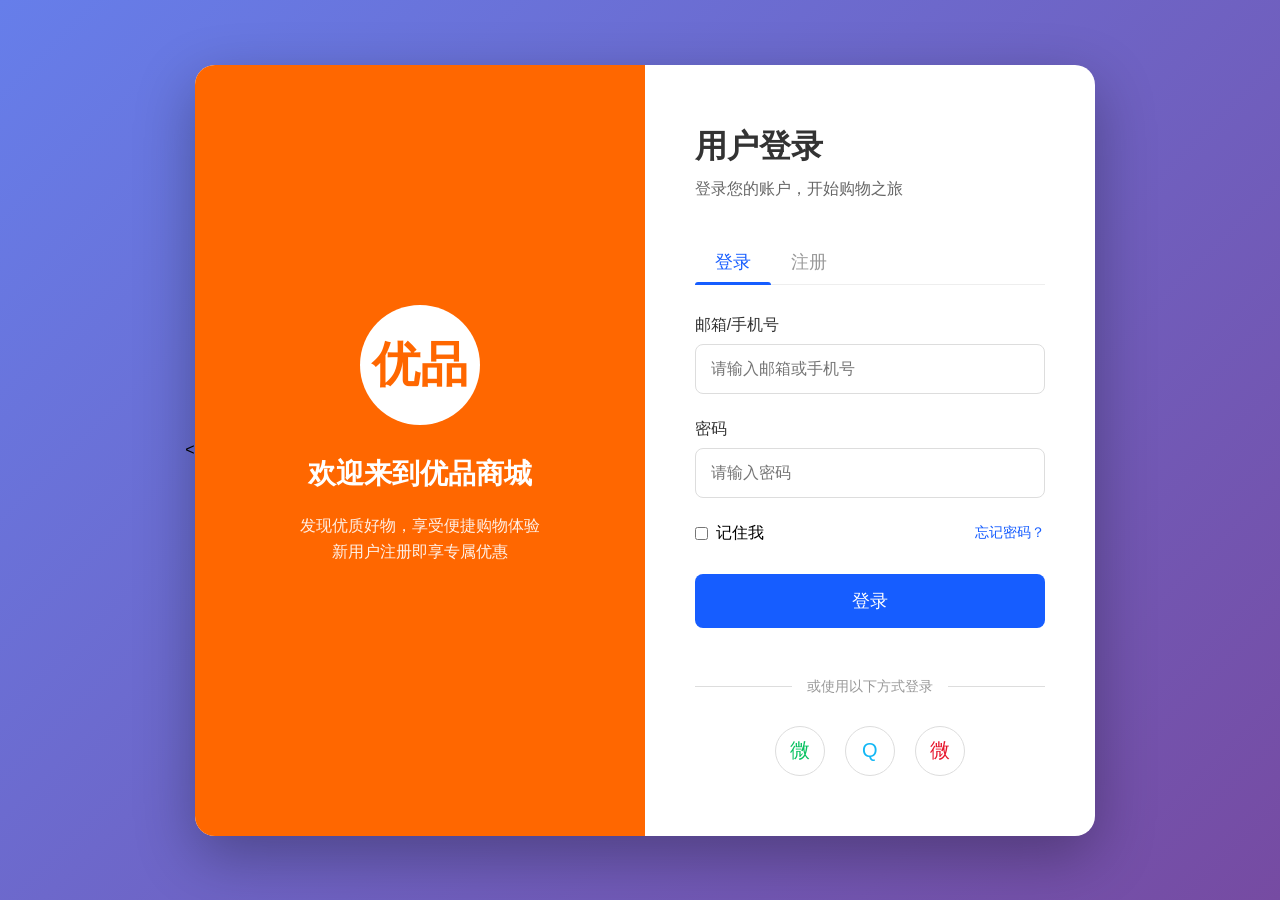
<file: index.html>
<<!DOCTYPE html>
<html lang="zh-CN">
<head>
    <meta charset="UTF-8">
    <meta name="viewport" content="width=device-width, initial-scale=1.0">
    <title>ShopEase - 用户登录</title>
    <!-- 引入外部CSS样式文件 -->
    <link rel="stylesheet" href="style.css">
</head>
<body>
    <div class="login-container">
        <!-- 左侧图片区域 -->
        <div class="login-image">
            <div class="logo">优品</div>
            <h2>欢迎来到优品商城</h2>
            <p>发现优质好物，享受便捷购物体验<br>新用户注册即享专属优惠</p>
        </div>

        <!-- 右侧表单区域 -->
        <div class="login-form">
            <div class="form-header">
                <h1>用户登录</h1>
                <p>登录您的账户，开始购物之旅</p>
            </div>

            <!-- 表单切换标签 -->
            <div class="form-tabs">
                <button class="tab-btn active" data-form="login">登录</button>
                <button class="tab-btn" data-form="register">注册</button>
            </div>

            <!-- 登录表单 -->
            <div class="form-content active" id="login-form">
                <div class="form-group">
                    <label for="login-email">邮箱/手机号</label>
                    <input type="text" id="login-email" placeholder="请输入邮箱或手机号">
                    <div class="error-message">请输入有效的邮箱或手机号</div>
                </div>

                <div class="form-group">
                    <label for="login-password">密码</label>
                    <input type="password" id="login-password" placeholder="请输入密码">
                    <div class="error-message">密码不能为空</div>
                </div>

                <div class="form-options">
                    <label class="remember-me">
                        <input type="checkbox"> 记住我
                    </label>
                    <a href="#" class="forgot-password">忘记密码？</a>
                </div>

                <button class="submit-btn" id="login-submit">登录</button>

                <div class="divider">
                    <span>或使用以下方式登录</span>
                </div>

                <div class="social-login">
                    <div class="social-btn wechat">
                        <span>微</span>
                    </div>
                    <div class="social-btn qq">
                        <span>Q</span>
                    </div>
                    <div class="social-btn weibo">
                        <span>微</span>
                    </div>
                </div>
            </div>

            <!-- 注册表单 -->
            <div class="form-content" id="register-form">
                <div class="form-group">
                    <label for="register-name">用户名</label>
                    <input type="text" id="register-name" placeholder="请输入用户名">
                    <div class="error-message">用户名不能为空</div>
                </div>

                <div class="form-group">
                    <label for="register-email">邮箱</label>
                    <input type="email" id="register-email" placeholder="请输入邮箱">
                    <div class="error-message">请输入有效的邮箱地址</div>
                </div>

                <div class="form-group">
                    <label for="register-password">密码</label>
                    <input type="password" id="register-password" placeholder="请输入密码（至少6位）">
                    <div class="error-message">密码长度不能少于6位</div>
                </div>

                <div class="form-group">
                    <label for="register-confirm">确认密码</label>
                    <input type="password" id="register-confirm" placeholder="请再次输入密码">
                    <div class="error-message">两次输入的密码不一致</div>
                </div>

                <div class="form-options">
                    <label class="remember-me">
                        <input type="checkbox" required> 我已阅读并同意<a href="#" style="color: #165DFF; text-decoration: none;">用户协议</a>和<a href="#" style="color: #165DFF; text-decoration: none;">隐私政策</a>
                    </label>
                </div>

                <button class="submit-btn" id="register-submit">注册</button>

                <div class="divider">
                    <span>或使用以下方式注册</span>
                </div>

                <div class="social-login">
                    <div class="social-btn wechat">
                        <span>微</span>
                    </div>
                    <div class="social-btn qq">
                        <span>Q</span>
                    </div>
                    <div class="social-btn weibo">
                        <span>微</span>
                    </div>
                </div>
            </div>
        </div>
    </div>

    <!-- 引入外部JavaScript文件 -->
    <script src="script.js"></script>
</body>
</html>
</file>
<file: style.css>
/* 全局样式重置 */
* {
    margin: 0;
    padding: 0;
    box-sizing: border-box;
    font-family: 'Segoe UI', Tahoma, Geneva, Verdana, sans-serif;
}

/* 页面背景 */
body {
    background: linear-gradient(135deg, #667eea 0%, #764ba2 100%);
    min-height: 100vh;
    display: flex;
    align-items: center;
    justify-content: center;
    padding: 20px;
}

/* 登录容器 */
.login-container {
    background-color: white;
    width: 100%;
    max-width: 900px;
    border-radius: 20px;
    box-shadow: 0 20px 60px rgba(0, 0, 0, 0.3);
    overflow: hidden;
    display: flex;
}

/* 左侧图片区域 */
.login-image {
    width: 50%;
    background: linear-gradient(135deg, #ff6700 0%, #ff6700 100%);
    display: flex;
    flex-direction: column;
    align-items: center;
    justify-content: center;
    padding: 40px;
    color: white;
}

.login-image h2 {
    font-size: 28px;
    margin-bottom: 20px;
    text-align: center;
}

.login-image p {
    text-align: center;
    line-height: 1.6;
    opacity: 0.9;
    margin-bottom: 30px;
}

.login-image .logo {
    width: 120px;
    height: 120px;
    background-color: white;
    border-radius: 50%;
    display: flex;
    align-items: center;
    justify-content: center;
    margin-bottom: 30px;
    font-size: 48px;
    color: #ff6700;
    font-weight: bold;
}

/* 右侧表单区域 */
.login-form {
    width: 50%;
    padding: 60px 50px;
}

.form-header {
    margin-bottom: 40px;
}

.form-header h1 {
    font-size: 32px;
    color: #333;
    margin-bottom: 10px;
}

.form-header p {
    color: #666;
    font-size: 16px;
}

/* 表单切换标签 */
.form-tabs {
    display: flex;
    margin-bottom: 30px;
    border-bottom: 1px solid #eee;
}

.tab-btn {
    background: none;
    border: none;
    padding: 10px 20px;
    font-size: 18px;
    font-weight: 500;
    color: #999;
    cursor: pointer;
    position: relative;
    transition: all 0.3s ease;
}

.tab-btn.active {
    color: #165DFF;
}

.tab-btn.active::after {
    content: '';
    position: absolute;
    bottom: -1px;
    left: 0;
    width: 100%;
    height: 3px;
    background-color: #165DFF;
    border-radius: 3px 3px 0 0;
}

/* 表单组 */
.form-group {
    margin-bottom: 25px;
}

.form-group label {
    display: block;
    margin-bottom: 8px;
    color: #333;
    font-weight: 500;
}

.form-group input {
    width: 100%;
    padding: 15px;
    border: 1px solid #ddd;
    border-radius: 8px;
    font-size: 16px;
    transition: all 0.3s ease;
}

.form-group input:focus {
    outline: none;
    border-color: #165DFF;
    box-shadow: 0 0 0 3px rgba(22, 93, 255, 0.1);
}

.form-group input.error {
    border-color: #F53F3F;
}

.error-message {
    color: #F53F3F;
    font-size: 14px;
    margin-top: 5px;
    display: none;
}

/* 记住我和忘记密码 */
.form-options {
    display: flex;
    justify-content: space-between;
    align-items: center;
    margin-bottom: 30px;
}

.remember-me {
    display: flex;
    align-items: center;
    cursor: pointer;
}

.remember-me input {
    width: auto;
    margin-right: 8px;
}

.forgot-password {
    color: #165DFF;
    text-decoration: none;
    font-size: 14px;
}

.forgot-password:hover {
    text-decoration: underline;
}

/* 提交按钮 */
.submit-btn {
    width: 100%;
    padding: 15px;
    background-color: #165DFF;
    color: white;
    border: none;
    border-radius: 8px;
    font-size: 18px;
    font-weight: 500;
    cursor: pointer;
    transition: all 0.3s ease;
    margin-bottom: 20px;
}

.submit-btn:hover {
    background-color: #165DFF;
    transform: translateY(-2px);
    box-shadow: 0 5px 15px rgba(22, 93, 255, 0.3);
}

/* 分割线 */
.divider {
    display: flex;
    align-items: center;
    margin: 30px 0;
}

.divider::before,
.divider::after {
    content: '';
    flex: 1;
    height: 1px;
    background-color: #ddd;
}

.divider span {
    padding: 0 15px;
    color: #999;
    font-size: 14px;
}

/* 第三方登录 */
.social-login {
    display: flex;
    justify-content: center;
    gap: 20px;
}

.social-btn {
    width: 50px;
    height: 50px;
    border-radius: 50%;
    border: 1px solid #ddd;
    display: flex;
    align-items: center;
    justify-content: center;
    cursor: pointer;
    transition: all 0.3s ease;
    font-size: 20px;
}

.social-btn:hover {
    background-color: #f5f5f5;
    transform: translateY(-2px);
}

.wechat {
    color: #07C160;
}

.qq {
    color: #12B7F5;
}

.weibo {
    color: #E6162D;
}

/* 表单切换 */
.form-content {
    display: none;
}

.form-content.active {
    display: block;
}

/* 响应式设计 */
@media (max-width: 768px) {
    .login-container {
        flex-direction: column;
    }

    .login-image {
        width: 100%;
        padding: 30px;
    }

    .login-image .logo {
        width: 80px;
        height: 80px;
        font-size: 32px;
    }

    .login-image h2 {
        font-size: 24px;
    }

    .login-form {
        width: 100%;
        padding: 40px 30px;
    }

    .form-header h1 {
        font-size: 28px;
    }
}
</file>
